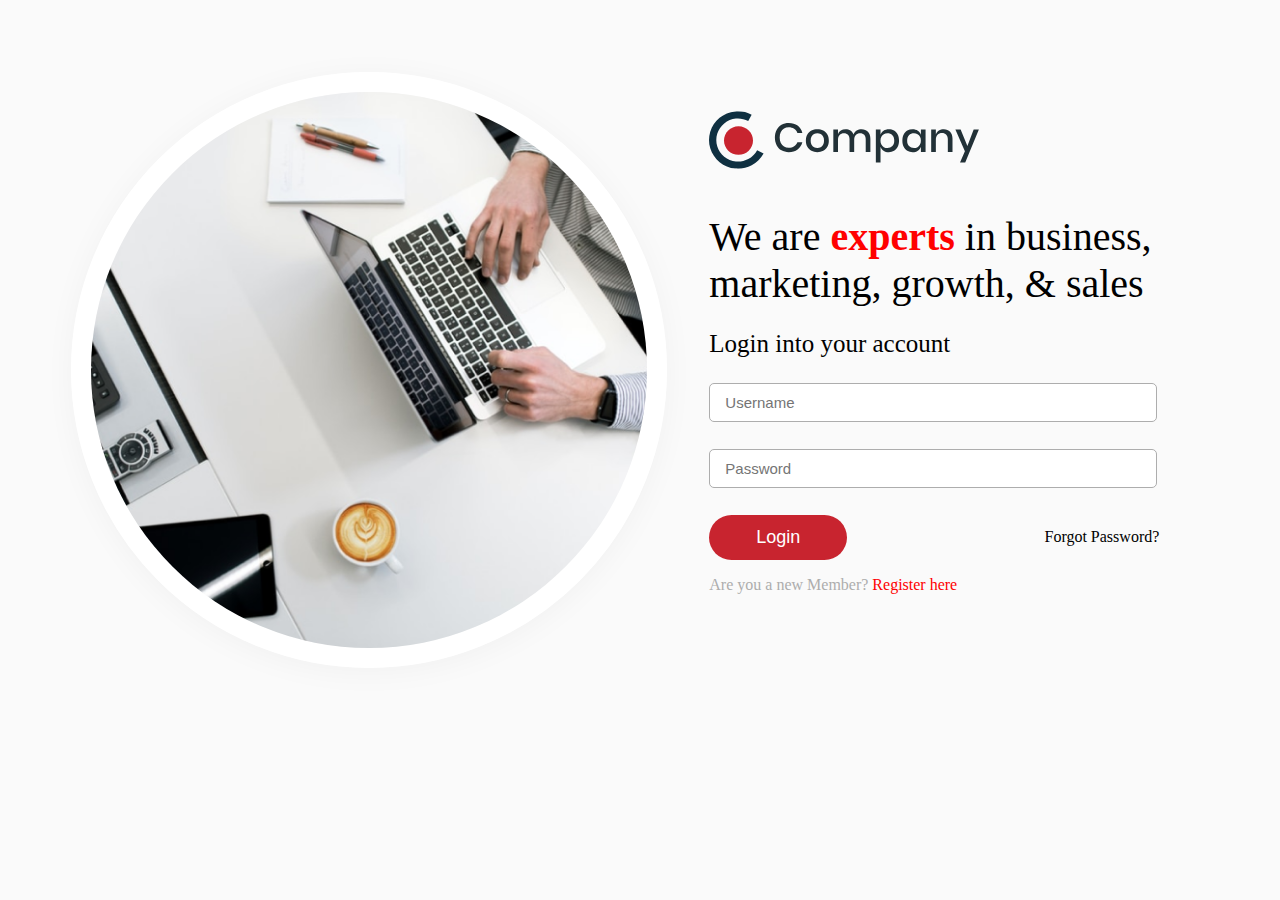
<file: index.html>
<!DOCTYPE html>
<html lang="en">
<head>
    <meta charset="UTF-8">
    <meta http-equiv="X-UA-Compatible" content="IE=edge">
    <link rel="stylesheet" href="css/style.css">
    <meta name="viewport" content="width=device-width, initial-scale=1.0">
    <title>Index</title>
</head>
<body>
    <div class="MainPage">
        <div class="RoundedImage">
            <div class="Image"><img src="images/hero-image.png" alt=""></div>
        </div>
        <div class="SignInForm">
            <div class="logo">
                <img src="images/header-logo.svg" alt="">
            </div>
            <div class="description">
                <p>We are <strong style="color: red;">experts</strong> in business, marketing, growth, & sales</p>
            </div>
            <div class="login">
                <p style="font-size: 25px;">Login into your account</p>
            </div>
            <input type="name" placeholder="Username" class="username">
            <input type="password" name="" id="" placeholder="Password" class="password">

            <div class="Button">
                <button class="ButtonLogin">Login</button>
                <span>Forgot Password?</span>
            </div>
            <div class="register">
                <div class="forgot">
                    <p style="color: #ADADAD;">Are you a new Member? <a href="" style="color: red; text-decoration: none;">Register here</a></p>
                </div>
            </div>
        </div>
    </div>
</body>
</html>
</file>
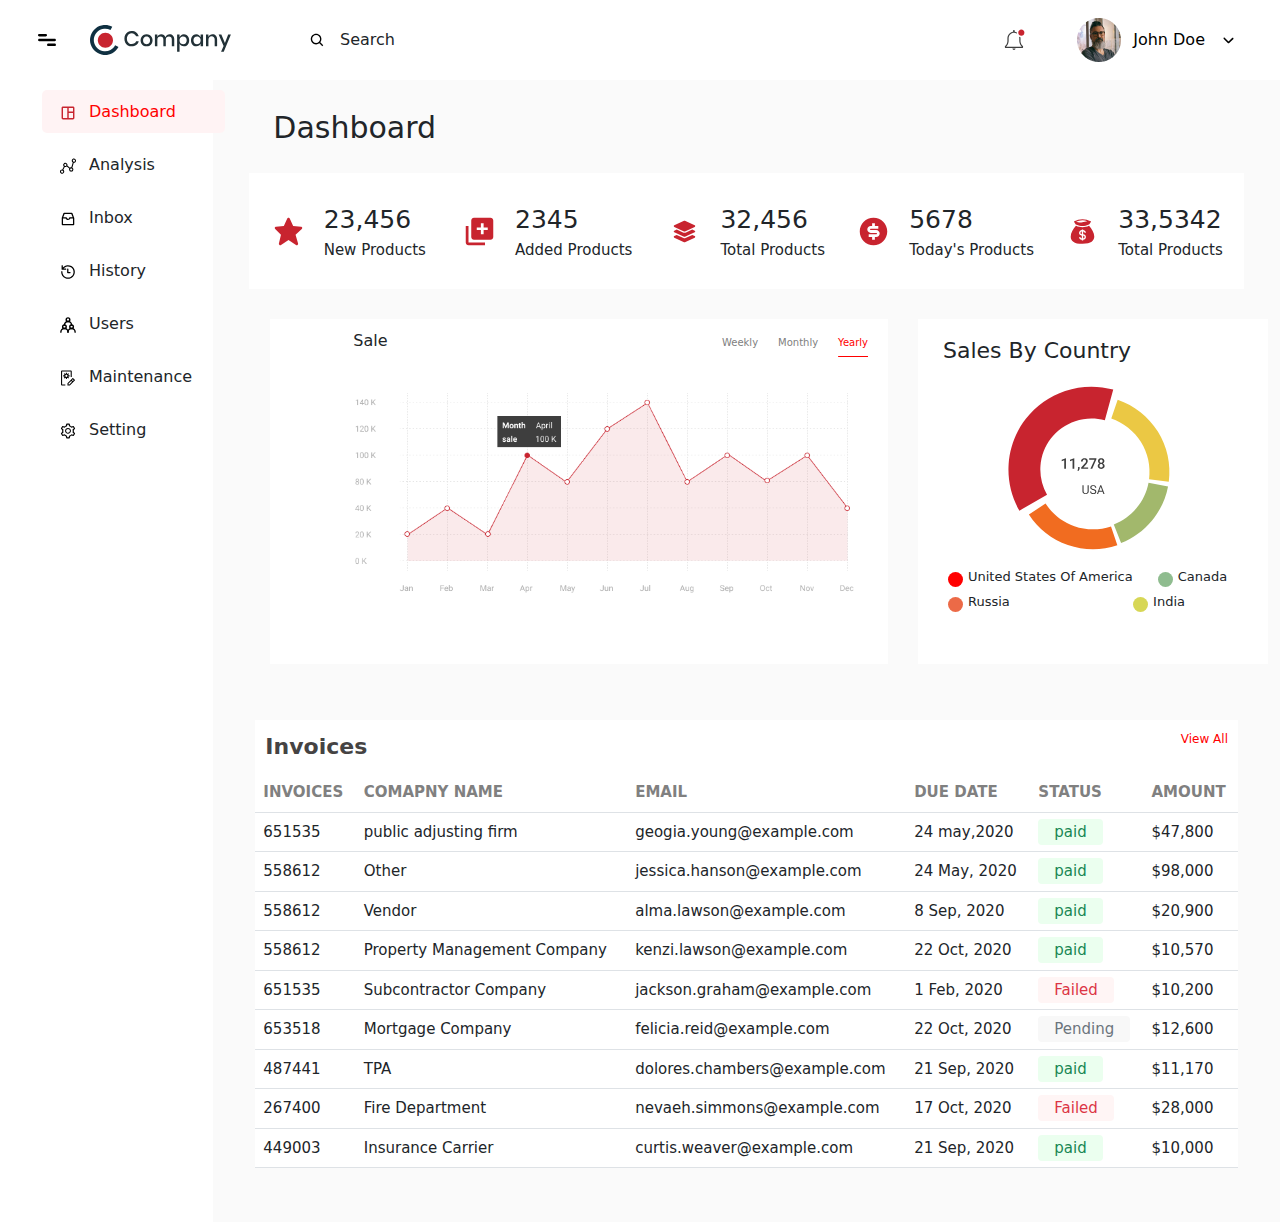
<file: dashboard.html>
<!DOCTYPE html>
<html lang="en">

<head>
    <meta charset="UTF-8">
    <meta http-equiv="X-UA-Compatible" content="IE=edge">
    <meta name="viewport" content="width=device-width, initial-scale=1.0">
    <link rel="stylesheet" href="css/style.css">
    <link rel="stylesheet" href="css/bootstrap.min.css">
    <title>Dashboard</title>
</head>

<body>
    <div class="main">

        <!-- Toggle bar html -->
        <div id="mySidBar" class="SidBar">
            <a href="javascript:void(0)" class="closebtn" onclick="closeNav()">×</a>
            <div class="col-lg-2 sidBar">
                <div class="Analysis"><img src="images/dashboard-active.svg" />
                    <p style="color: red;">Dashboard</p>
                </div>
                <div class="Inbox"><img src="images/graph-default.svg" />
                    <p>Analysis</p>
                </div>
                <div class="Inbox"><img src="images/inbox-default.svg" />
                    <p>Inbox</p>
                </div>
                <div class="History"><img src="images/clock-default.svg" />
                    <p>History</p>
                </div>
                <div class="Users"><img src="images/user-default.svg" />
                    <p>Users</p>
                </div>
                <div class="Maintenance"><img src="images/maintenance-default.svg" />
                    <p>Maintenance</p>
                </div>
                <div class="Setting"><img src="images/setting-default.svg" />
                    <p>Setting</p>
                </div>
            </div>
        </div>

        <!-- Navbar html -->
        <nav class="flexbox">
            <div class="flex-item item1">
                <button class="menuBar" onclick="openNav()" style="border: none; background: transparent;"><img
                        src="images/menu-bar.svg" alt=""></button>
                <img src="images/header-logo.svg" alt="" class="headerLogo">
                <img src="images/search-icon.svg" alt="" class="searchIcon">
                <span class="search">Search</span>
            </div>
            <div class="flex-item item2">
                <img src="images/notification-icon.svg" alt="" class="notificationIcon">
                <img src="images/profile.png" alt="" class="profile">
                <span class="name1">John Doe</span>
                <img src="images/downward-arrow.svg" alt="" class="downwardArrow">
            </div>
        </nav>
        <!-- Navbar Ends Here -->

        <!-- Page Content html Starts here -->
        <div class="mainContent container-fluid">
            <!-- Sidebar html starts here -->
            <div class="row rowMain">
                <div class="col-lg-2 sidBar">
                    <div class="Analysis"><img src="images/dashboard-active.svg" />
                        <p style="color: red;">Dashboard</p>
                    </div>
                    <div class="Inbox"><img src="images/graph-default.svg" />
                        <p>Analysis</p>
                    </div>
                    <div class="Inbox"><img src="images/inbox-default.svg" />
                        <p>Inbox</p>
                    </div>
                    <div class="History"><img src="images/clock-default.svg" />
                        <p>History</p>
                    </div>
                    <div class="Users"><img src="images/user-default.svg" />
                        <p>Users</p>
                    </div>
                    <div class="Maintenance"><img src="images/maintenance-default.svg" />
                        <p>Maintenance</p>
                    </div>
                    <div class="Setting"><img src="images/setting-default.svg" />
                        <p>Setting</p>
                    </div>
                </div>
                <div class="col-lg-10 graphBar">
                    <!-- five stamps html -->
                    <span class="row heading">Dashboard</span>
                    <div class="container">
                        <div class="stamp">
                            <div class="stamp-detail">
                                <img src="images/star.svg" alt="not load">
                                <span>
                                    <p class="number">23,456</p>
                                    <p class="detail">New Products</p>
                                </span>
                            </div>
                            <div class="stamp-detail">
                                <img src="images/new-product.svg" alt="not load">
                                <span>
                                    <p class="number">2345</p>
                                    <p class="detail">Added Products</p>
                                </span>
                            </div>
                            <div class="stamp-detail">
                                <img src="images/total-product.svg" alt="not-load">
                                <span>
                                    <p class="number">32,456</p>
                                    <p class="detail">Total Products</p>
                                </span>
                            </div>
                            <div class="stamp-detail">
                                <img src="images/dollar-filled.svg" alt="not-load">
                                <span>
                                    <p class="number">5678</p>
                                    <p class="detail">Today's Products</p>
                                </span>
                            </div>
                            <div class="stamp-detail">
                                <img src="images/money-bag.svg" alt="not-load">
                                <span>
                                    <p class="number">33,5342</p>
                                    <p class="detail">Total Products</p>
                                </span>
                            </div>
                        </div>
                    </div>

                    <!--both data graph-->
                    <div class="DataGraph">
                        <div class="chart-detail">
                            <div class="label">
                                <span>Sale</span>
                                <span><u class="weekly">Weekly</u><u class="monthly">Monthly</u><u
                                        class="yearly-active">Yearly</u></span>
                            </div>
                            <img src="images/data-graph.png" alt="not load">
                        </div>
                        <div class="piechart">
                            <span style="font-size: 22px;">Sales By Country</span>
                            <img src="images/pie-chart.svg" alt="not load">
                            <div class="countries">
                                <div style=" display: flex; height: 25px;">
                                    <div style="display: flex; margin: 0px 0px 0px 30px;">
                                        <div
                                            style="background-color: red; height: 15px;width: 15px;border-radius: 100px;">
                                        </div>
                                        <p>United States Of America</p>
                                    </div>
                                    <div style="display: flex;margin: 0px 0px 0px 30px;">
                                        <div
                                            style="background-color:darkseagreen; height: 15px;width: 15px;border-radius: 100px;">
                                        </div>
                                        <p>Canada</p>
                                    </div>
                                </div>
                                <div style="display: flex;justify-content: space-between;height: 20px;width: 262px;">
                                    <div style="display: flex; margin: 0px 0px 0px 30px;">
                                        <div
                                            style="background-color:#ec6a47; height: 15px;width: 15px;border-radius: 100px;">
                                        </div>
                                        <p>Russia</p>
                                    </div>
                                    <div style="display: flex;margin: 0px 0px 0px 30px;">
                                        <div
                                            style="background-color:#d7d756; height: 15px;width: 15px;border-radius: 100px;">
                                        </div>
                                        <p>India</p>
                                    </div>
                                </div>
                            </div>
                        </div>
                    </div>

                    <!-- table html starts here -->
                    <div class="invoice mt-5">
                        <div class="table py-2 table-responsive">
                            <div class="header d-flex justify-content-between bg-white">
                                <span style="font-weight: 700;color: rgb(69, 67, 67); font-size: 22px;">Invoices</span>
                                <span style="color: red; cursor: pointer; font-size: 12px;">View All</span>
                            </div>
                            <table class="table bg-white">
                                <tr style="font-size: 15px;">
                                    <th>INVOICES</th>
                                    <th>COMAPNY NAME</th>
                                    <th>EMAIL</th>
                                    <th>DUE DATE</th>
                                    <th>STATUS</th>
                                    <th>AMOUNT</th>
                                </tr>
                                <tr class="fontSmall">
                                    <td>651535</td>
                                    <td>public adjusting firm</td>
                                    <td>geogia.young@example.com</td>
                                    <td>24 may,2020</td>
                                    <td><span class="mb-5 px-3 py-1 text-success   rounded-2 noBorder">paid</span>
                                    </td>
                                    <td>$47,800</td>
                                </tr>
                                <tr class="fontSmall">
                                    <td>558612</td>
                                    <td>Other</td>
                                    <td>jessica.hanson@example.com</td>
                                    <td>24 May, 2020</td>
                                    <td><span class="mb-5 px-3 py-1 text-success   rounded-2">paid</span>
                                    </td>
                                    <td>$98,000</td>
                                </tr>
                                <tr class="fontSmall">
                                    <td>558612</td>
                                    <td>Vendor</td>
                                    <td>alma.lawson@example.com</td>
                                    <td>8 Sep, 2020</td>
                                    <td><span class="mb-5 px-3 py-1 text-success  rounded-2">paid</span>
                                    </td>
                                    <td>$20,900</td>
                                </tr>
                                <tr class="fontSmall">
                                    <td>558612</td>
                                    <td>Property Management Company</td>
                                    <td>kenzi.lawson@example.com</td>
                                    <td>22 Oct, 2020</td>
                                    <td><span class="mb-5 px-3 py-1 text-success  rounded-2">paid</span>
                                    </td>
                                    <td>$10,570</td>
                                </tr>
                                <tr class="fontSmall">
                                    <td>651535</td>
                                    <td>Subcontractor Company</td>
                                    <td>jackson.graham@example.com</td>
                                    <td>1 Feb, 2020</td>
                                    <td><span class=" mb-5 px-3 py-1 text-danger  rounded-2">Failed</span></td>
                                    <td>$10,200</td>
                                </tr>
                                <tr class="fontSmall">
                                    <td>653518</td>
                                    <td>Mortgage Company</td>
                                    <td>felicia.reid@example.com</td>
                                    <td>22 Oct, 2020</td>
                                    <td><span class=" mb-5 px-3 py-1 text-secondary  rounded-2">Pending</span>
                                    </td>
                                    <td>$12,600</td>
                                </tr>
                                <tr class="fontSmall">
                                    <td>487441</td>
                                    <td>TPA</td>
                                    <td>dolores.chambers@example.com</td>
                                    <td>21 Sep, 2020</td>
                                    <td><span class="mb-5 px-3 py-1 text-success  rounded-2">paid</span>
                                    </td>
                                    <td>$11,170</td>
                                </tr>
                                <tr class="fontSmall">
                                    <td>267400</td>
                                    <td>Fire Department</td>
                                    <td>nevaeh.simmons@example.com</td>
                                    <td>17 Oct, 2020</td>
                                    <td><span class=" mb-5 px-3 py-1 text-danger  rounded-2">Failed</span>
                                    </td>
                                    <td>$28,000</td>
                                </tr>
                                <tr class="fontSmall">
                                    <td>449003</td>
                                    <td>Insurance Carrier</td>
                                    <td>curtis.weaver@example.com</td>
                                    <td>21 Sep, 2020</td>
                                    <td><span class="mb-5 px-3 py-1 text-success rounded-2 noBorder">paid</span>
                                    </td>
                                    <td>$10,000</td>
                                </tr>
                            </table>
                        </div>
                    </div>
                </div>
            </div>
        </div>
        <!-- Page Content Ends here -->
        <script src="js/bootstrap.bundle.min.js"></script>
        <script src="js/custom.js"></script>

</body>

</html>
</file>
<file: css/style.css>
body {
    background-color: #fafafa;
}
/* index page css start */
.MainPage {
    margin-top: 72px;
    display: flex;
    justify-content: space-evenly;
    align-items: center;
}

.RoundedImage {
    width: 576px;
    height: 576px;
}

.RoundedImage img {
    width: 556px;
    height: 556px;
    border-radius: 315px;
    box-shadow: 0px 4px 31px #0000000a;
    border: 20px solid #FFFFFF;
    opacity: 1;
}

.SignInForm {
    display: flex;
    flex-direction: column;
}

.SignInForm img {
    width: 272px;
    height: 58px;
}

.SignInForm input {
    width: 429px;
    height: 35px;
    font-size: 15px;
    margin-bottom: 27px;
    border: 1px solid #ADADAD;
    border-radius: 5px;
    padding-left: 15px;
}

.SignInForm .Button {
    display: flex;
    justify-content: space-between;
    width: 450px;
    align-items: center;
}

.SignInForm .login {
    margin-top: 32px;
}

.Button .ButtonLogin {
    width: 138px;
    height: 45px;
    background: #C8242F 0% 0% no-repeat padding-box;
    border-radius: 23px;
    color: white;
    font-size: 18px;
    border: transparent;
}

.description {
    width: 500px;
    height: 100px;
    font-size: 40px;
}
/* Ends Here */



/* Dashboard Css */
.main {
    background-color: #fafafa;
}

.flexbox {
    display: flex;
    height: 80px;
    background-color: white;
    justify-content: space-between;
    align-items: center;
}

.flexbox .item2,
.item1 {
    display: flex;
    flex-direction: row;
}

.flexbox .item1 .menuBar {
    margin-left: 29px;
}

.item1 .headerLogo {
    margin-left: 25px;
}

.item1 .searchIcon {
    margin-left: 77px;
    width: 16px;
    height: 32px;
}

.item1 .search {
    font-size: 16px;
    margin-left: 15px;
    display: flex;
    align-items: center;
}

.item2 .notificationIcon {
    margin-right: 52px;
    width: 22px;
}

.item2 .profile {
    margin-right: 12px;
}

.item2 .name1 {
    justify-content: center;
    display: flex;
    align-items: center;
    font-size: 16px;
    font: Roboto;
    letter-spacing: 0px;
    color: #000000;
    opacity: 1;
}

.item2 .downwardArrow {
    margin: 0 43px 0 15px;
}


.sidBar {
    background-color: white;
    width: 212px;
    height: auto;
}

.sidBar img {
    height: 20px;
    padding-top: 2px;
}

.sidBar div {
    margin: 10px 30px;
    width: 130px;
    font-size: small;
}

.sidBar div p {
    display: inline;
    font-size: 16px;
    margin-block-end: 0%;
    margin-left: 12px;
    font-family: system-ui, -apple-system, BlinkMacSystemFont, 'Segoe UI', Roboto, Oxygen, Ubuntu, Cantarell, 'Open Sans', 'Helvetica Neue', sans-serif;
}

.sidBar .dashboard p {
    color: red;
}

.sidBar .dashboard {

    background-color: #ffadad;
    background: #FFF3F4 0% 0% no-repeat padding-box;
    border-radius: 5px;
}

.sidBar .dashboard,
.Inbox,
.Analysis,
.History,
.Users,
.Maintenance,
.Setting {
    padding-left: 17px;
    display: flex;
    align-items: center;
    border-right-width: 0px;
    width: 183px;
    height: 43px;
}

.graphBar {
    margin-top: 25px;
}

.graphBar .heading {
    font-size: 30px;
    margin-top: 25px;
    margin-left: 48px;
}

.form .heading {
    font-size: 30px;
}


.stamp {
    display: flex;
    justify-content: space-evenly;
    margin-top: 23px;
}

.stamp-detail {
    background-color: white;
    display: flex;
    width: 219px;
    display: flex;
    justify-content: center;
    align-items: center;
    height: 116px;
}

.stamp-detail img {
    height: 33px;
    width: 33px;
    margin-right: 19px;
}

.stamp-detail p {
    margin-block: 0%;
    font-size: 15px;
}

.stamp .number {
    font-size: 25px;
}

.DataGraph {
    display: flex;
}

/* Chart CSs starts here */
.chart-detail {
    width: 745px;
    background-color: white;
    height: 300px;
    margin-top: 30px;
    margin-left: 45px;
    height: 345px;
}

.chart-detail img {
    margin: 30px 0px 49px 85px;
    height: 200px;
}

.label {
    display: flex;
    justify-content: space-between;
}

.label span {
    padding: 10px;
    margin-left: 73px;
    font-family: system-ui, -apple-system, BlinkMacSystemFont, 'Segoe UI', Roboto, Oxygen, Ubuntu, Cantarell, 'Open Sans', 'Helvetica Neue', sans-serif;
}

.label u {
    display: inline;
    margin: 10px;
    font-size: x-small;
}

.monthly,
.weekly {
    color: gray;
    text-decoration-color: white;
}

.yearly-active {
    text-underline-offset: 10px;
    color: red;
}

.piechart {
    background-color: white;
    margin-left: 30px;
    margin-top: 30px;
    width: 385px;
    height: 345px;
}

.piechart span {
    position: relative;
    top: 15px;
    left: 25px;
    font-family: system-ui, -apple-system, BlinkMacSystemFont, 'Segoe UI', Roboto, Oxygen, Ubuntu, Cantarell, 'Open Sans', 'Helvetica Neue', sans-serif;
}

.piechart img {
    margin: 20px 75px 0px 75px;
    height: 200px;
}

.countries p {
    font-size: small;
    position: relative;
    bottom: 5px;
    left: 5px;
}

/* table css starts here*/
.invoice {
    margin-left: 40px;
    width: 1170px;
}

.invoice th {
    color: gray;
}

.header span {
    padding: 10px;
}

.text-success {
    background-color: #EBFFEF;
    width: 50px;
    height: 26px;
}

.text-danger {
    background-color: #FFF5F5;
    width: 60px;
    height: 26px;
}

.text-secondary {
    background-color: #F8F8F8;
    width: 75px;
    height: 26px;
}

table .fontSmall {
    font-size: 15px;
}
/* dashboard css ends */

/* innerpage css starts*/
.sidBar .Analysis {
    width: 183px;
    background-color: #ffadad;
    background: #FFF3F4 0% 0% no-repeat padding-box;
    border-radius: 5px;
}

.sidBar .dashboard p {
    color: black;
    text-decoration: none;
}

.sidBar .dashboard {
    background-color: white;
    border-radius: 5px;
}

form {
    margin-top: 30px;
}

.form-group {
    position: relative;
}

.form-control {
    height: 40px;
}

.form-control:focus {
    box-shadow: none;
}

label {
    position: absolute;
    left: 10px;
    top: 10px;
    transition: all 0.3s;
    color: #999;
    font-weight: normal;
}

.form-control:focus~label {
    left: 5px;
    top: -10px;
    background: #fff;
    padding: 0 5px;
}

label.active {
    left: 5px;
    top: -10px;
    background: #fff;
    padding: 0 5px;
}

.snackBar img {
    width: 25px;
    margin: 7px;
    height: 25px;
}

.snackBar .firstRow,
.secondRow {
    display: flex;
    justify-content: space-between;
}

.snackBar .firstRow .left,
.right {
    margin: 10px;
}

.snackBar .secondRow .left,
.right {
    margin: 10px;
}

.form-control {
    margin-top: 20px;
}

.headings {
    margin-top: 30px;
    font-size: 22px;
}

.smallHeadings {
    font-size: 18px;
    margin-top: 20px;
    margin-bottom: 15px;
}

.formMain {
    width: 1120px;
    display: flex;
    margin-left: 59px;
    flex-direction: column;
    margin-top: 25px;
    padding-left: 30px;
    padding-right: 30px;
}

.squareBox {
    display: flex;
    border: 1px solid;
    width: 544px;
    height: 44px;
    align-items: center;
    border-radius: 5px;
    margin-bottom: 12px;
}

/* tab css */
.tab1,
.tab2,
.tab3 {
    font-size: 15px;
    margin-right: 36px;
}

.tab1 {
    color: red;
    z-index: 1;
    text-underline-offset: 17px;
    text-decoration-thickness: 3px;
}

.singleLine {
    border: 1px solid #ADADAD;
    margin-top: 13px;
    margin-bottom: 27px;
}

.lorem {
    margin-bottom: 75px;
}



/* Css for Responsive MediaQuery */
@media screen and (max-width: 1279px) {

    /* Start: Index Page */
    .MainPage {
        flex-direction: column;
    }

    .SignInForm {
        align-items: center;
    }

    .description p {
        padding-left: 34px;
        font-size: 40px;
    }

    .logo img {
        margin-top: 40px;
    }

    /* Start: Dashboard Page */
    .invoice {
        width: auto;
        margin-left: 0px;
    }

    .DataGraph {
        flex-direction: column;
        align-items: center;
    }

    .invoice {
        width: auto;
        margin-left: 0px;
        margin: 30px;
    }

    .stamp {
        flex-wrap: wrap;
    }

    /* Inner page Mediaquery */
    .snackBar .message {
        font-size: 15px;
    }

    .mainContent {
        flex-direction: column;
    }

    .formMain {
        width: auto;
    }

    /* toggle */
    .mainContent .sidBar {
        display: none;
    }

    .main #mySidBar {
        margin-top: 80px;
    }
}

@media screen and (min-width: 0px) and (max-width: 480px) {

    /* Start: Index Page */
    .MainPage {
        margin-top: 10px;
    }

    .RoundedImage {
        display: flex;
        justify-content: center;
        width: 0;
        height: 285px;
    }

    .logo img {
        margin-top: 12px;
        width: 200px;
    }

    .RoundedImage img {
        width: 250px;
        height: 250px;
    }

    .description {
        width: 383px;
        justify-content: center;
        display: flex;
    }

    .description p {
        font-size: 20px;
        width: 185px;
        margin: 0px;
    }

    .SignInForm input {
        width: 250px;
    }

    .SignInForm .Button {
        width: 300px;
        flex-direction: column;
    }

    .SignInForm .login {
        margin-top: 0px;
    }

    .Button .ButtonLogin {
        margin-bottom: 10px;
    }

    /* Starts Dashboard MediaQuery */
    .label span {
        margin-left: 10px
    }

    .chart-detail img {
        margin: 23px 10px 42px 12px;
        height: 200px;
    }

    .piechart {
        height: auto;
        padding-bottom: 20px;
        margin-left: 0px;
        width: 335px;
    }

    .piechart img {
        width: 185px;
    }

    .chart-detail {
        width: auto;
        height: auto;
        margin-left: 0px;
    }

    .chart-detail img {
        width: 270px;
        margin: 0 23px 14px;
        height: 155px;
    }

    .flexbox .item1 .menuBar {
        margin-left: 10px;
    }

    .item1 .headerLogo {
        margin-left: 10px;
        width: 101px;
    }

    .item1 .searchIcon {
        margin-left: 9px;
        display: none;
    }

    .item1 .search {
        display: none;
    }

    .item2 .notificationIcon {
        display: none;
    }

    .item2 .profile {
        margin-right: 0px;
    }

    .item2 .profile:hover {
        color: red;
    }

    .item2 .name1 {
        display: none;
    }

    .item2 .downwardArrow {
        margin: 0 9px 0 15px;
    }

    .stamp-detail {
        width: 140px;
        height: 88px;
        margin: 3px;
    }

    .stamp-detail p {
        font-size: 13px;
    }

    .stamp .number {
        font-size: 20px;
    }

    .login {
        margin-top: 0px;
    }


    /* Innerpage mediaquery */
    .snackBar .firstRow,
    .secondRow {
        flex-direction: column;
    }

    .snackBar .left,
    .right {
        width: auto;
    }

    .formMain {
        margin-left: 0px;
    }

}

@media screen and (min-width: 481px) and (max-width: 768px) {

    /* Start: Index Page */
    .RoundedImage {
        display: flex;
        justify-content: center;
        width: 0;
        height: 345px;
    }

    .RoundedImage img {
        width: 300px;
        height: 300px;
    }

    /* dashboard css */
    .label span {
        margin-left: 10px
    }

    .chart-detail img {
        margin: 23px 10px 42px 12px;
        height: 200px;
    }

    .piechart {
        height: auto;
        padding-bottom: 20px;
        margin-left: 0px;
    }

    .piechart img {
        margin: 19px 69px 0px 69px;
        height: auto;
        width: auto;
    }

    .chart-detail {
        width: auto;
        height: auto;
        margin-left: 0px;
    }

    .chart-detail img {
        width: 381px;
        margin: 0 23px 14px;
    }

    .flexbox .item1 .menuBar {
        margin-left: 10px;
    }

    .item1 .headerLogo {
        margin-left: 10px;
    }

    .item1 .searchIcon {
        margin-left: 9px;
    }

    .item1 .search {
        margin-left: 2px;
    }

    .item2 .notificationIcon {
        margin-right: 15px;
        margin-left: 20px;
    }

    .item2 .downwardArrow {
        margin: 0 9px 0 15px;
    }

    .stamp-detail {
        margin: 10px;
        background-color: #ffffff;
        width: 152px;
        display: flex;
        justify-content: center;
        align-items: center;
        height: 70px;
    }

    .stamp-detail p {
        font-size: 13px;
    }

    .stamp .number {
        font-size: 20px;
    }

    /* innerpage mediaquery */
    .snackBar .firstRow,
    .secondRow {
        flex-direction: column;
    }

    .snackBar .left,
    .right {
        width: auto;
    }

    .formMain {
        margin-left: 0px;
    }

}

@media screen and (min-width: 769px) and (max-width: 1279px) {
    .chart-detail {
        width: auto;
        height: auto;
        margin-left: 0px;
    }

    .chart-detail img {
        margin: 0 76px 32px;
    }

    .piechart {
        height: auto;
        padding-bottom: 20px;
    }

    .piechart img {
        margin: 19px 69px 0px 69px;
        height: auto;
        width: auto;
    }


    .formMain {
        padding-left: 0px;
    }

    .mainContent .rowMain {
        justify-content: center;
    }
}

@media screen and (min-width: 1280px) and (max-width: 1470px) {
    .invoice {
        width: auto;
        margin-left: 0px;
        margin: 30px;
    }

}




/* toggle css */
.sidBar {
    background-color: white;
    width: 170px;
    /* height: 675px; */
    height: auto;
    width: 242px;
}

.sidBar img {
    height: 20px;
    padding-top: 2px;
}

.sidBar div {
    margin: 10px 30px;
    width: 130px;
    font-size: small;
}

.sidBar div p {
    display: inline;
    font-size: 16px;
    /* margin-block-end: 0%; */
    margin-left: 12px;
    font-family: system-ui, -apple-system, BlinkMacSystemFont, 'Segoe UI', Roboto, Oxygen, Ubuntu, Cantarell, 'Open Sans', 'Helvetica Neue', sans-serif;
}

.sidBar .dashboard p {
    /* color: red; */
}

.sidBar .dashboard {

    /* background-color: #ffadad; */
    /* background: #FFF3F4 0% 0% no-repeat padding-box; */
    border-radius: 5px;
}

.sidBar .dashboard,
.Inbox,
.Analysis,
.History,
.Users,
.Maintenance,
.Setting {
    padding-left: 17px;
    display: flex;
    align-items: center;
    border-right-width: 0px;
    width: 183px;
    height: 43px;
}

.SidBar {
    height: 100%;
    width: 0;
    position: fixed;
    z-index: 1;
    top: 0;
    left: 0;
    /* background-color: #111; */
    background-color: white;
    overflow-x: hidden;
    transition: 0.5s;
    /* padding-top: 60px; */
}

.SidBar a {
    padding: 8px 8px 8px 32px;
    text-decoration: none;
    font-size: 25px;
    color: #000000;
    display: block;
    transition: 0.3s;
}

.SidBar a:hover {
    color: #f1f1f1;
}

.SidBar .closebtn {
    position: absolute;
    top: -6px;
    right: 0;
    font-size: 36px;
}

.openbtn {
    font-size: 20px;
    cursor: pointer;
    /* background-color: #111; */
    color: white;
    padding: 10px 15px;
    border: none;
}

.openbtn:hover {
    /* background-color: #444; */
}

#main {
    transition: margin-left .5s;
    padding: 16px;
}


/* toggle mediaquery */


@media screen and (min-width:1280px) and (max-width: 2000px) {
    .main #mySidBar {
        display: none;
    }
}
</file>
